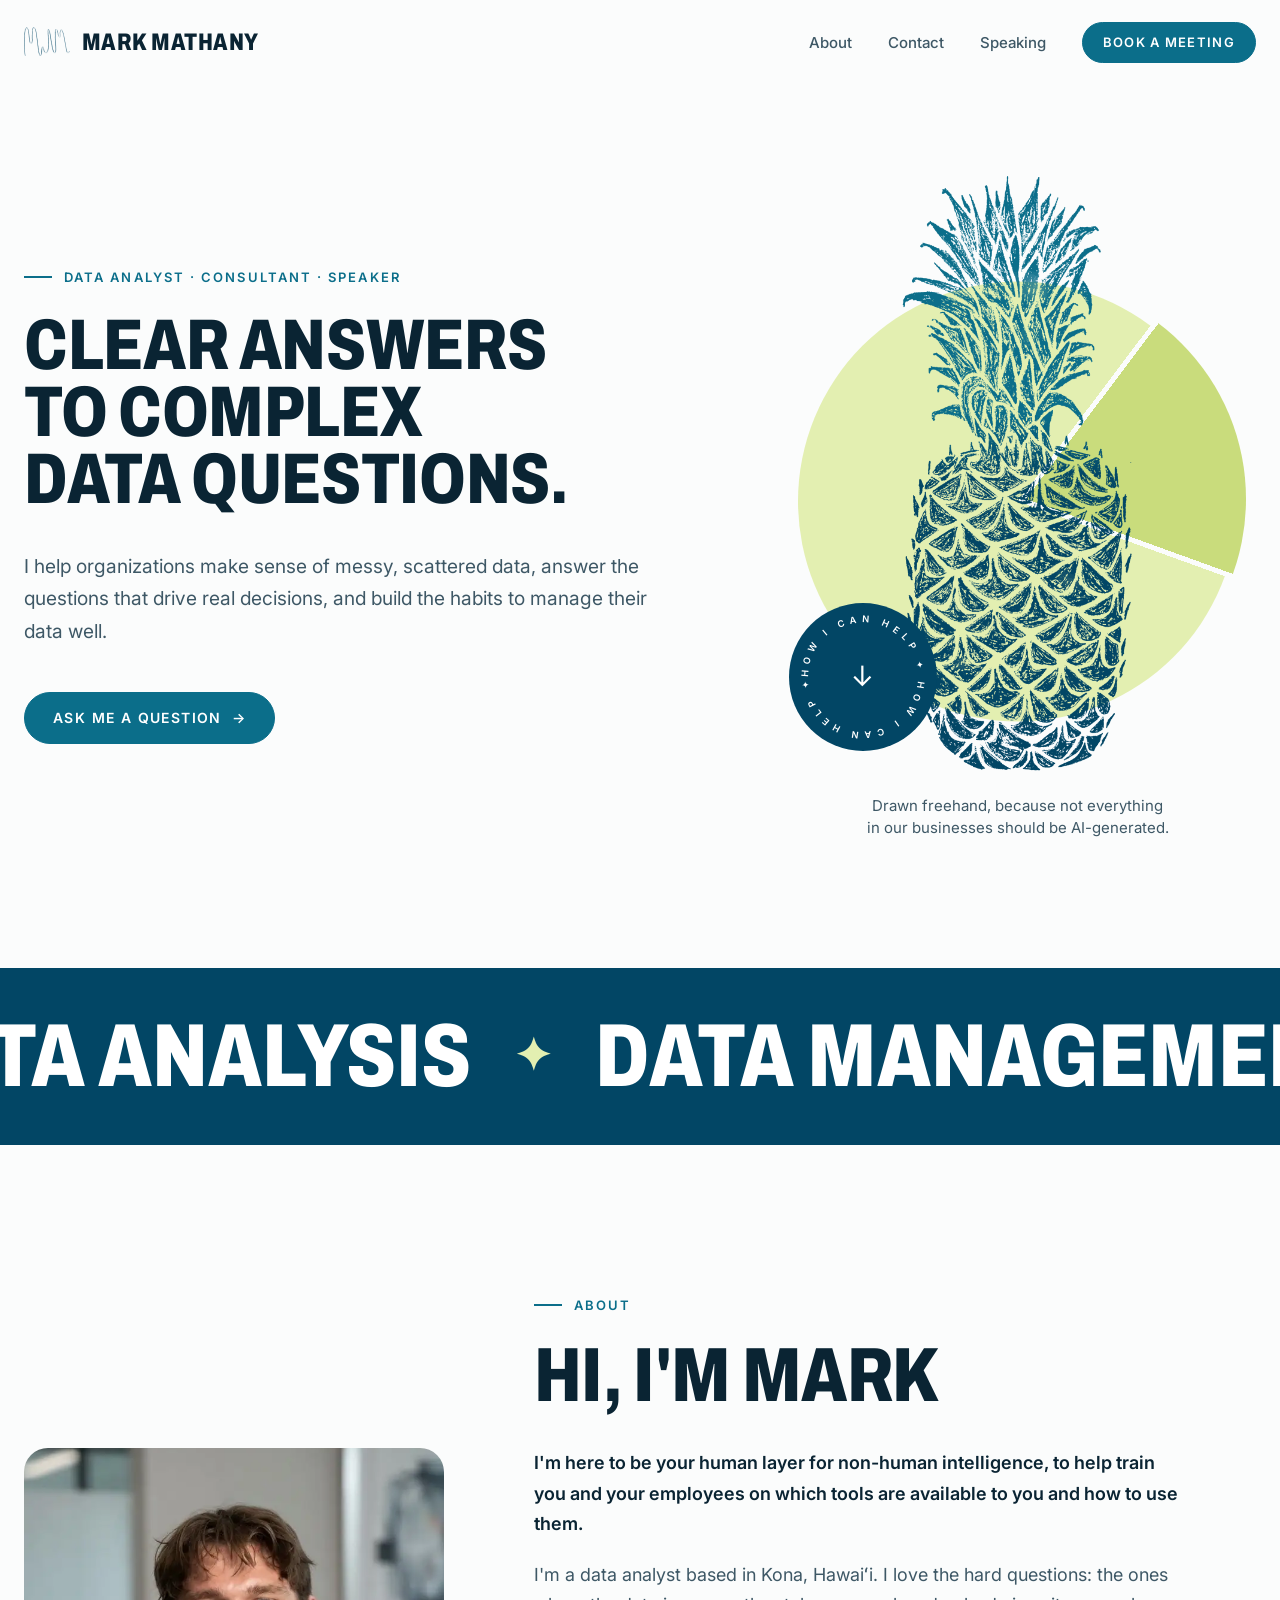
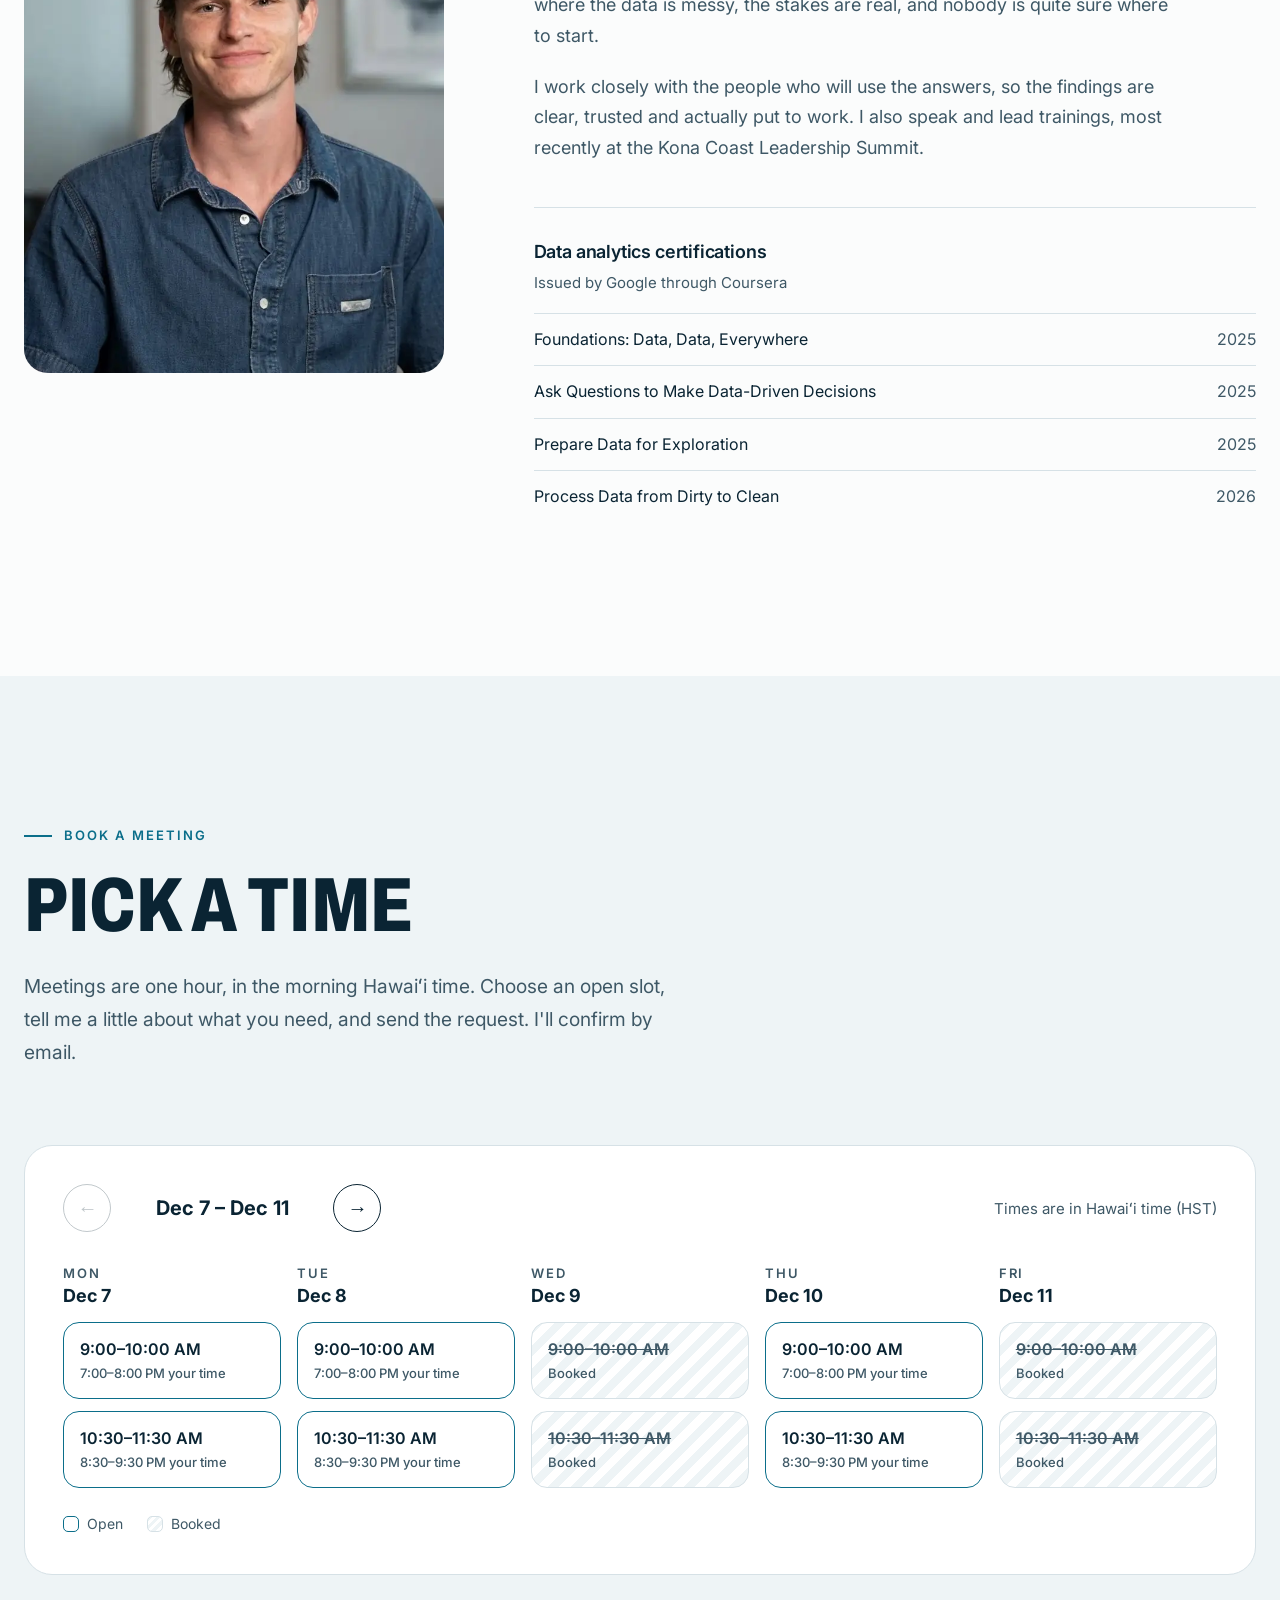
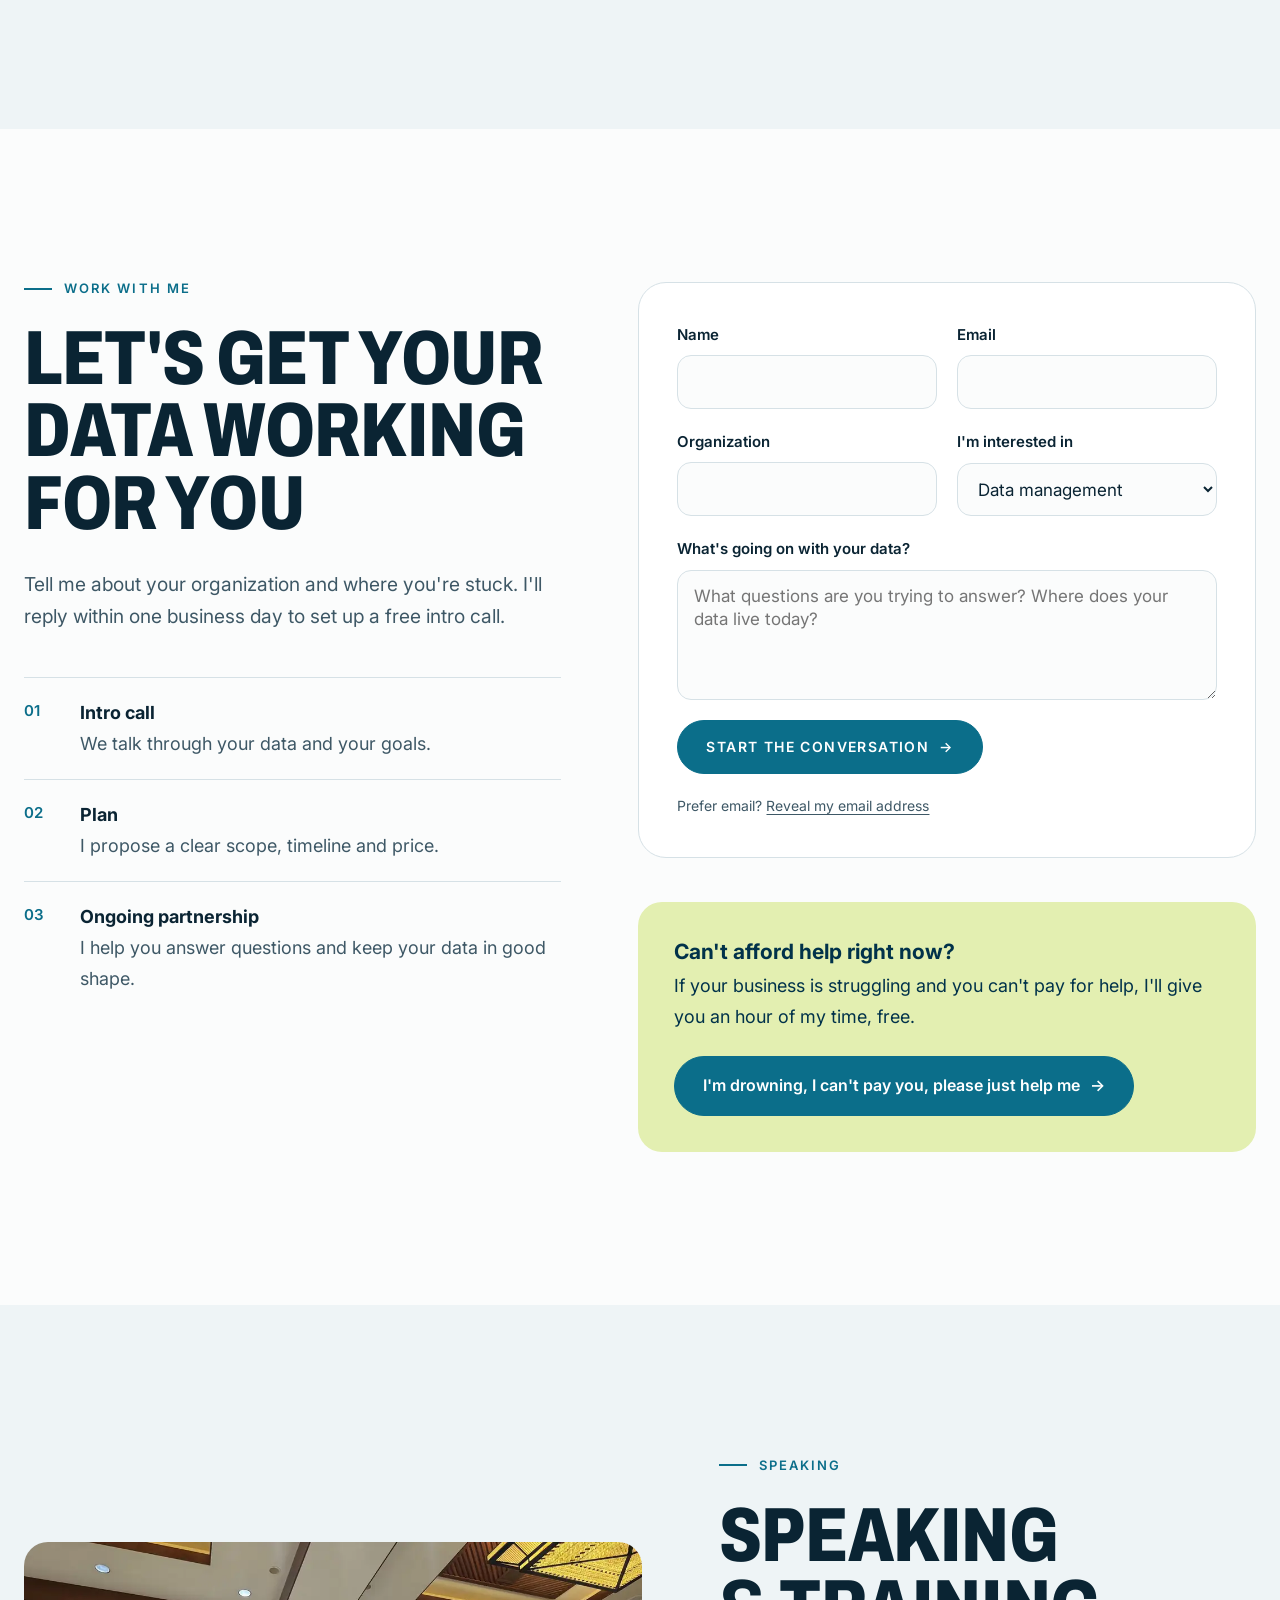
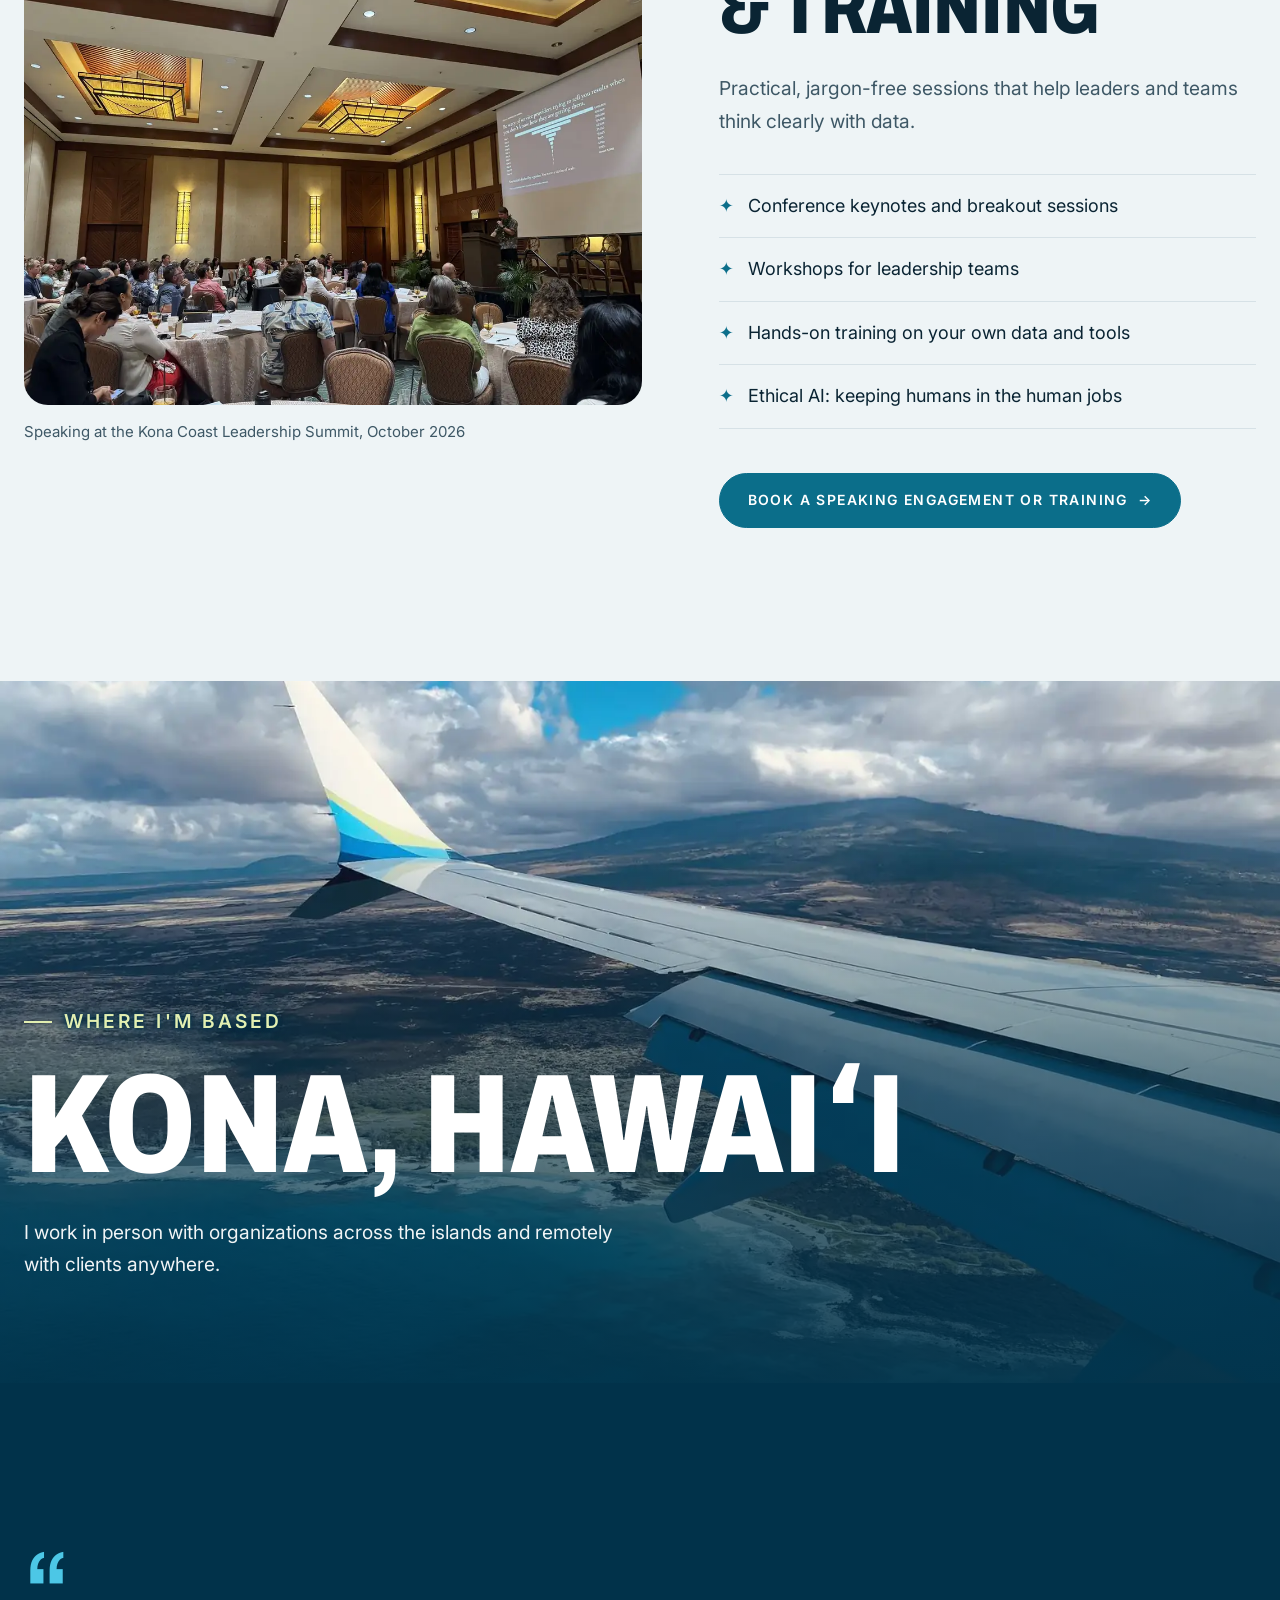
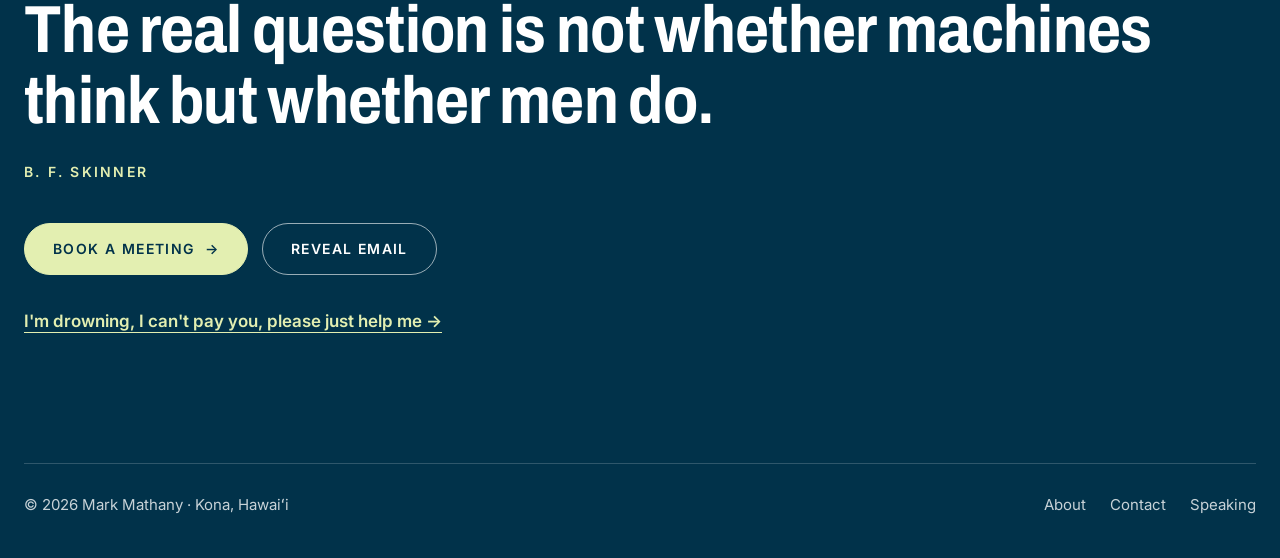
<file: index.html>
<!doctype html>
<html lang="en">
<head>
<meta charset="utf-8">
<meta name="viewport" content="width=device-width, initial-scale=1">
<title>Mark Mathany | Data Analyst, Consultant &amp; Speaker in Kona, Hawaiʻi</title>
<meta name="description" content="Mark Mathany is a data analyst in Kona, Hawaiʻi who turns messy data into clear answers. Data analysis, data management, dashboards, ethical AI, speaking and training.">
<meta property="og:title" content="Mark Mathany | Data Analyst, Consultant &amp; Speaker">
<meta property="og:description" content="Clear answers to complex data questions. Based in Kona, Hawaiʻi.">
<meta property="og:type" content="website">
<meta property="og:site_name" content="Mark Mathany">
<meta property="og:url" content="https://www.markmathany.com/">
<meta property="og:image" content="https://www.markmathany.com/images/og.jpg?v=2">
<meta property="og:image:width" content="1200">
<meta property="og:image:height" content="630">
<meta property="og:image:alt" content="Clear answers to complex data questions. Mark Mathany, Kona, Hawaiʻi.">
<meta name="twitter:card" content="summary_large_image">
<link rel="canonical" href="https://www.markmathany.com/">
<meta name="theme-color" content="#024665">
<link rel="icon" type="image/png" href="images/favicon.png">
<link rel="apple-touch-icon" href="images/apple-touch-icon.png">
<link rel="preconnect" href="https://fonts.googleapis.com">
<link rel="preconnect" href="https://fonts.gstatic.com" crossorigin>
<link href="https://fonts.googleapis.com/css2?family=Archivo:wdth,wght@62..125,400..900&family=Inter:wght@400;500;600;700&display=swap" rel="stylesheet">
<script>document.documentElement.classList.add('js');</script>
<link rel="stylesheet" href="styles.css">
<script src="site.js" defer></script>
</head>
<body>
<a class="skip" href="#main">Skip to content</a>

<header class="site-header">
  <div class="wrap">
    <a class="logo" href="#top" aria-label="Mark Mathany, home"><span class="logo-mark" aria-hidden="true"></span>Mark Mathany</a>
    <nav class="nav" aria-label="Main">
      <a href="#about">About</a>
      <a href="#work-with-me">Contact</a>
      <a href="#speaking">Speaking</a>
      <a class="btn" href="#book">Book a meeting</a>
    </nav>
  </div>
</header>

<main id="main">
  <!-- ===== HERO ===== -->
  <section class="hero" id="top">
    <div class="wrap">
      <div>
        <p class="eyebrow">Data analyst · Consultant · Speaker</p>
        <h1>Clear answers to complex data questions.</h1>
        <p class="lede">I help organizations make sense of messy, scattered data, answer the questions that drive real decisions, and build the habits to manage their data well.</p>
        <div class="actions">
          <a class="btn" href="#work-with-me">Ask me a question <span class="arrow" aria-hidden="true">→</span></a>
        </div>
      </div>
      <figure class="hero-visual">
        <div class="hero-art">
          <div class="sun" aria-hidden="true"></div>
          <div class="pineapple" role="img" aria-label="Hand-drawn pineapple illustration"></div>
          <a class="badge" href="#about" aria-label="How I can help">
            <svg viewBox="0 0 200 200" aria-hidden="true">
              <defs><path id="badge-circle" d="M100,100 m-74,0 a74,74 0 1,1 148,0 a74,74 0 1,1 -148,0"/></defs>
              <text><textPath href="#badge-circle" textLength="462" lengthAdjust="spacing">HOW I CAN HELP ✦ HOW I CAN HELP ✦</textPath></text>
            </svg>
            <span class="arrow" aria-hidden="true">↓</span>
          </a>
        </div>
        <figcaption class="art-note">Drawn freehand, because not everything in our businesses should be AI-generated.</figcaption>
      </figure>
    </div>
  </section>

  <!-- ===== SLIDING BANNER (drag it, or let it slide) ===== -->
  <div class="marquee on-dark" data-marquee role="img" aria-label="Data analysis, data management, ethical AI, dashboards and reporting, speaking, training. Based in Kona, Hawaiʻi.">
    <div class="marquee-track">
      <div class="marquee-group" aria-hidden="true">
        <span>Data analysis</span><span class="star">✦</span>
        <span>Data management</span><span class="star">✦</span>
        <span>Ethical AI</span><span class="star">✦</span>
        <span>Dashboards &amp; reporting</span><span class="star">✦</span>
        <span>Speaking</span><span class="star">✦</span>
        <span>Training</span><span class="star">✦</span>
        <span>Kona, Hawaiʻi</span><span class="star">✦</span>
      </div>
    </div>
  </div>

  <!-- ===== ABOUT ===== -->
  <section class="about" id="about">
    <div class="wrap">
      <img class="reveal" src="images/headshot.webp" alt="Portrait of Mark Mathany" loading="lazy">
      <div class="reveal">
        <p class="eyebrow">About</p>
        <h2>Hi, I'm Mark</h2>
        <p class="mission">I'm here to be your human layer for <span class="nw">non-human</span> intelligence, to help train you and your employees on which tools are available to you and how to use them.</p>
        <p>I'm a data analyst based in Kona, Hawaiʻi. I love the hard questions: the ones where the data is messy, the stakes are real, and nobody is quite sure where to start.</p>
        <p>I work closely with the people who will use the answers, so the findings are clear, trusted and actually put to work. I also speak and lead trainings, most recently at the Kona Coast Leadership Summit.</p>
        <div class="credentials">
          <h3>Data analytics certifications</h3>
          <p class="note">Issued by Google through Coursera</p>
          <ul>
            <li>Foundations: Data, Data, Everywhere <span>2025</span></li>
            <li>Ask Questions to Make Data-Driven Decisions <span>2025</span></li>
            <li>Prepare Data for Exploration <span>2025</span></li>
            <li>Process Data from Dirty to Clean <span>2026</span></li>
          </ul>
        </div>
      </div>
    </div>
  </section>

  <!-- ===== BOOK A MEETING ===== -->
  <section class="book" id="book">
    <div class="wrap">
      <div class="section-head reveal">
        <p class="eyebrow">Book a meeting</p>
        <h2>Pick a time</h2>
        <p class="lede">Meetings are one hour, in the morning Hawaiʻi time. Choose an open slot, tell me a little about what you need, and send the request. I'll confirm by email.</p>
      </div>
      <div class="booker reveal" data-booker>
        <div class="booker-bar">
          <button class="week-nav" type="button" data-step="-1" aria-label="Previous week">←</button>
          <p class="week-label" aria-live="polite"></p>
          <button class="week-nav" type="button" data-step="1" aria-label="Next week">→</button>
          <p class="tz-note">Times are in Hawaiʻi time (HST)</p>
        </div>
        <div class="day-tabs" role="group" aria-label="Choose a day"></div>
        <div class="days" role="list"></div>
        <div class="legend" aria-hidden="true"><span><i></i>Open</span><span><i class="k-booked"></i>Booked</span></div>
        <form class="confirm" data-booking-form hidden>
          <p class="confirm-time" tabindex="-1"></p>
          <input type="hidden" name="time" data-label="Requested time">
          <div class="row">
            <label class="field">Name<input name="name" required autocomplete="name"></label>
            <label class="field">Email<input name="email" type="email" required autocomplete="email"></label>
          </div>
          <div class="row">
            <label class="field">Organization<input name="organization" autocomplete="organization"></label>
            <label class="field">What would you like to talk about?
              <select name="topic">
                <option>Help with my data</option>
                <option>Ongoing data management</option>
                <option>Ethical AI practices</option>
                <option>Speaking engagement</option>
                <option>Team training</option>
                <option>Free help hour</option>
                <option>Something else</option>
              </select>
            </label>
          </div>
          <label class="field">What's going on with your data?<textarea name="message" required placeholder="What questions are you trying to answer? Where does your data live today?"></textarea></label>
          <button class="btn" type="submit">Request this time <span class="arrow" aria-hidden="true">→</span></button>
          <p class="form-note form-status" aria-live="polite">I'll confirm by email within one business day.</p>
        </form>
        <div class="booking-sent" tabindex="-1" hidden>
          <p class="sent-title"></p>
          <p class="sent-note"></p>
          <a class="btn ghost" data-book-google target="_blank" rel="noopener">Add it to Google Calendar</a>
        </div>
      </div>
    </div>
  </section>

  <!-- ===== WORK WITH ME ===== -->
  <section class="inquiry" id="work-with-me">
    <div class="wrap">
      <div class="reveal">
        <p class="eyebrow">Work with me</p>
        <h2>Let's get your data working for you</h2>
        <p class="lede" style="margin-top:28px">Tell me about your organization and where you're stuck. I'll reply within one business day to set up a free intro call.</p>
        <ol class="steps">
          <li><strong>Intro call</strong>We talk through your data and your goals.</li>
          <li><strong>Plan</strong>I propose a clear scope, timeline and price.</li>
          <li><strong>Ongoing partnership</strong>I help you answer questions and keep your data in good shape.</li>
        </ol>
      </div>
      <div class="inquiry-side">
        <form class="reveal" id="inquiry-form" data-subject="New inquiry">
          <div class="row">
            <label class="field">Name<input name="name" required autocomplete="name"></label>
            <label class="field">Email<input name="email" type="email" required autocomplete="email"></label>
          </div>
          <div class="row">
            <label class="field">Organization<input name="organization" autocomplete="organization"></label>
            <label class="field">I'm interested in
              <select name="interest">
                <option>Data management</option>
                <option>A specific problem</option>
                <option>Dashboards &amp; reporting</option>
                <option>Ethical AI practices</option>
                <option>Speaking or training</option>
                <option>Not sure yet</option>
              </select>
            </label>
          </div>
          <label class="field">What's going on with your data?<textarea name="message" required placeholder="What questions are you trying to answer? Where does your data live today?"></textarea></label>
          <button class="btn" type="submit">Start the conversation <span class="arrow" aria-hidden="true">→</span></button>
          <p class="form-note form-status" aria-live="polite">Prefer email? <button class="show-email" type="button" data-show-email>Reveal my email address</button></p>
        </form>
        <div class="lifeline reveal">
          <p class="lifeline-title">Can't afford help right now?</p>
          <p>If your business is struggling and you can't pay for help, I'll give you an hour of my time, free.</p>
          <a class="btn plea" href="help.html">I'm drowning, I can't pay you, please just help me <span class="arrow" aria-hidden="true">→</span></a>
        </div>
      </div>
    </div>
  </section>

  <!-- ===== SPEAKING ===== -->
  <section class="speaking" id="speaking">
    <div class="wrap">
      <figure class="reveal">
        <img src="images/speaking.webp" alt="Mark Mathany presenting data to a full conference room" loading="lazy">
        <figcaption>Speaking at the Kona Coast Leadership Summit, October 2026</figcaption>
      </figure>
      <div class="reveal">
        <p class="eyebrow">Speaking</p>
        <h2>Speaking &amp; training</h2>
        <p class="lede" style="margin-top:28px">Practical, jargon-free sessions that help leaders and teams think clearly with data.</p>
        <ul>
          <li>Conference keynotes and breakout sessions</li>
          <li>Workshops for leadership teams</li>
          <li>Hands-on training on your own data and tools</li>
          <li>Ethical AI: keeping humans in the human jobs</li>
        </ul>
        <a class="btn" href="#speaking-form" data-open-form aria-controls="speaking-form" aria-expanded="false">Book a speaking engagement or training <span class="arrow" aria-hidden="true">→</span></a>
      </div>
      <form class="speaking-form" id="speaking-form" data-subject="Speaking request" data-sent-title="Request sent" data-thanks="Your speaking request is on its way. I'll reply within one business day.">
        <h3 tabindex="-1">Tell me about your event</h3>
        <div class="fields">
          <label class="field">Name<input name="name" required autocomplete="name"></label>
          <label class="field">Email<input name="email" type="email" required autocomplete="email"></label>
          <label class="field">Organization<input name="organization" autocomplete="organization"></label>
          <label class="field">Event name<input name="event"></label>
          <label class="field">Event date(s)<input name="dates" required placeholder="For example, March 12"></label>
          <label class="field">Location<input name="location" placeholder="City, venue or virtual"></label>
          <label class="field">Audience size
            <select name="audience" required>
              <option value="">Choose one</option>
              <option>Under 25</option>
              <option>25 to 100</option>
              <option>100 to 300</option>
              <option>300 to 1,000</option>
              <option>More than 1,000</option>
            </select>
          </label>
          <label class="field">Type of session
            <select name="format">
              <option>Keynote</option>
              <option>Breakout session</option>
              <option>Workshop</option>
              <option>Team training</option>
              <option>Panel</option>
              <option>Not sure yet</option>
            </select>
          </label>
        </div>
        <label class="field">What would you like me to cover?<textarea name="message" required placeholder="The topic, who will be in the room and what you hope they take away. Include a budget if you have one."></textarea></label>
        <button class="btn" type="submit">Send speaking request <span class="arrow" aria-hidden="true">→</span></button>
        <p class="form-note form-status" aria-live="polite">Prefer email? <button class="show-email" type="button" data-show-email>Reveal my email address</button></p>
      </form>
    </div>
  </section>

  <!-- ===== KONA ===== -->
  <section class="place on-dark" aria-labelledby="place-title">
    <img src="images/kona.webp" alt="View from a plane window over the Kona coast, with lava fields, turquoise water and Hualālai under the clouds" loading="lazy">
    <div class="wrap reveal">
      <p class="eyebrow">Where I'm based</p>
      <h2 id="place-title">Kona, Hawaiʻi</h2>
      <p>I work in person with organizations across the islands and remotely with clients anywhere.</p>
    </div>
  </section>

  <!-- ===== RECOMMENDATIONS =====
       Hidden until real quotes are in. To show it: remove the word "hidden" below
       and fill in each quote with the person's words, name, role and organization. -->
  <section class="recommendations" id="recommendations" hidden>
    <div class="wrap">
      <div class="section-head">
        <p class="eyebrow">Recommendations</p>
        <h2>What clients say</h2>
      </div>
      <div class="quotes-grid">
        <blockquote class="quote">“Quote from the client.”<footer><strong>Name</strong>Role, Organization</footer></blockquote>
        <blockquote class="quote">“Quote from the client.”<footer><strong>Name</strong>Role, Organization</footer></blockquote>
      </div>
    </div>
  </section>
</main>

<footer class="site-footer on-dark">
  <div class="wrap">
    <figure class="footer-quote">
      <blockquote>The real question is not whether machines think but whether men do.</blockquote>
      <figcaption>B. F. Skinner</figcaption>
    </figure>
    <div class="actions">
      <a class="btn lime" href="#book">Book a meeting <span class="arrow" aria-hidden="true">→</span></a>
      <button class="btn light" type="button" data-show-email>Reveal email</button>
    </div>
    <p class="footer-plea"><a href="help.html">I'm drowning, I can't pay you, please just help me <span aria-hidden="true">→</span></a></p>
    <div class="footer-bottom">
      <p>© <span class="year"></span> Mark Mathany · Kona, Hawaiʻi</p>
      <nav aria-label="Footer">
        <a href="#about">About</a>
        <a href="#work-with-me">Contact</a>
        <a href="#speaking">Speaking</a>
      </nav>
    </div>
  </div>
</footer>

</body>
</html>
</file>
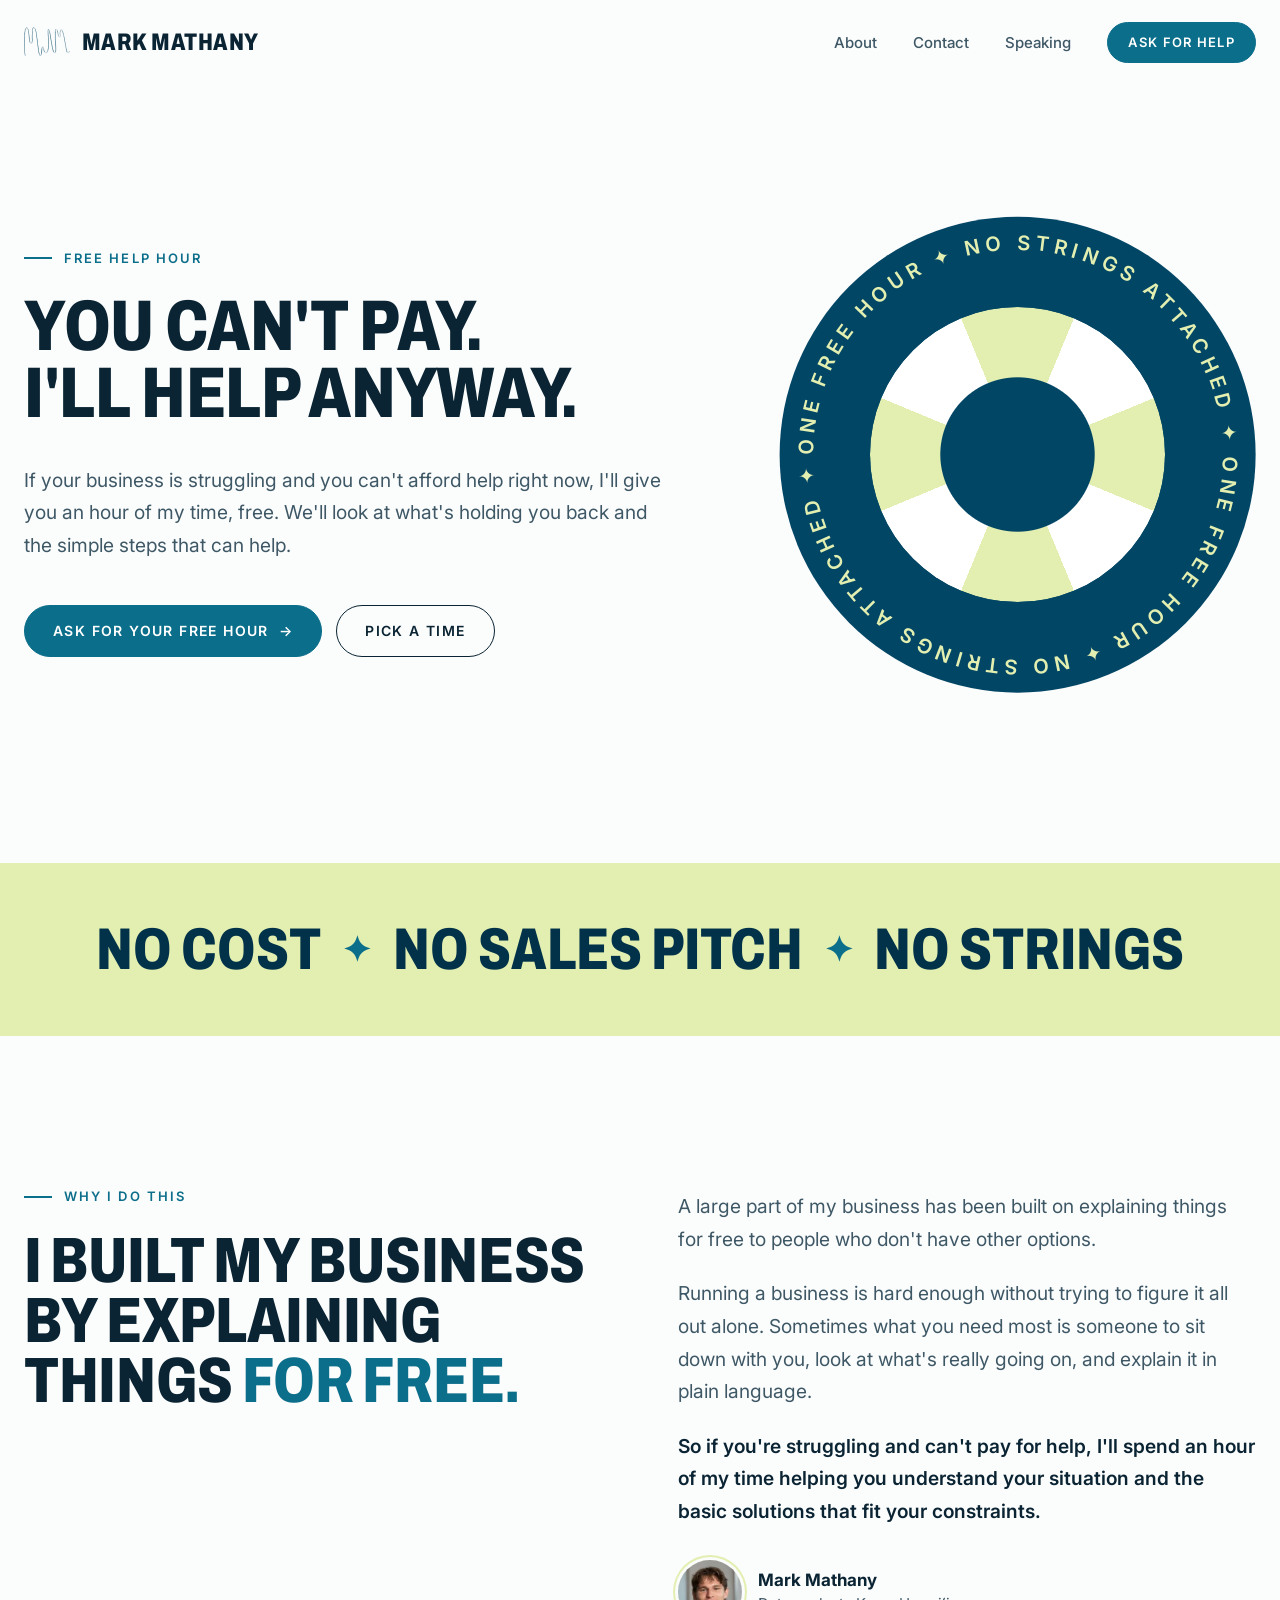
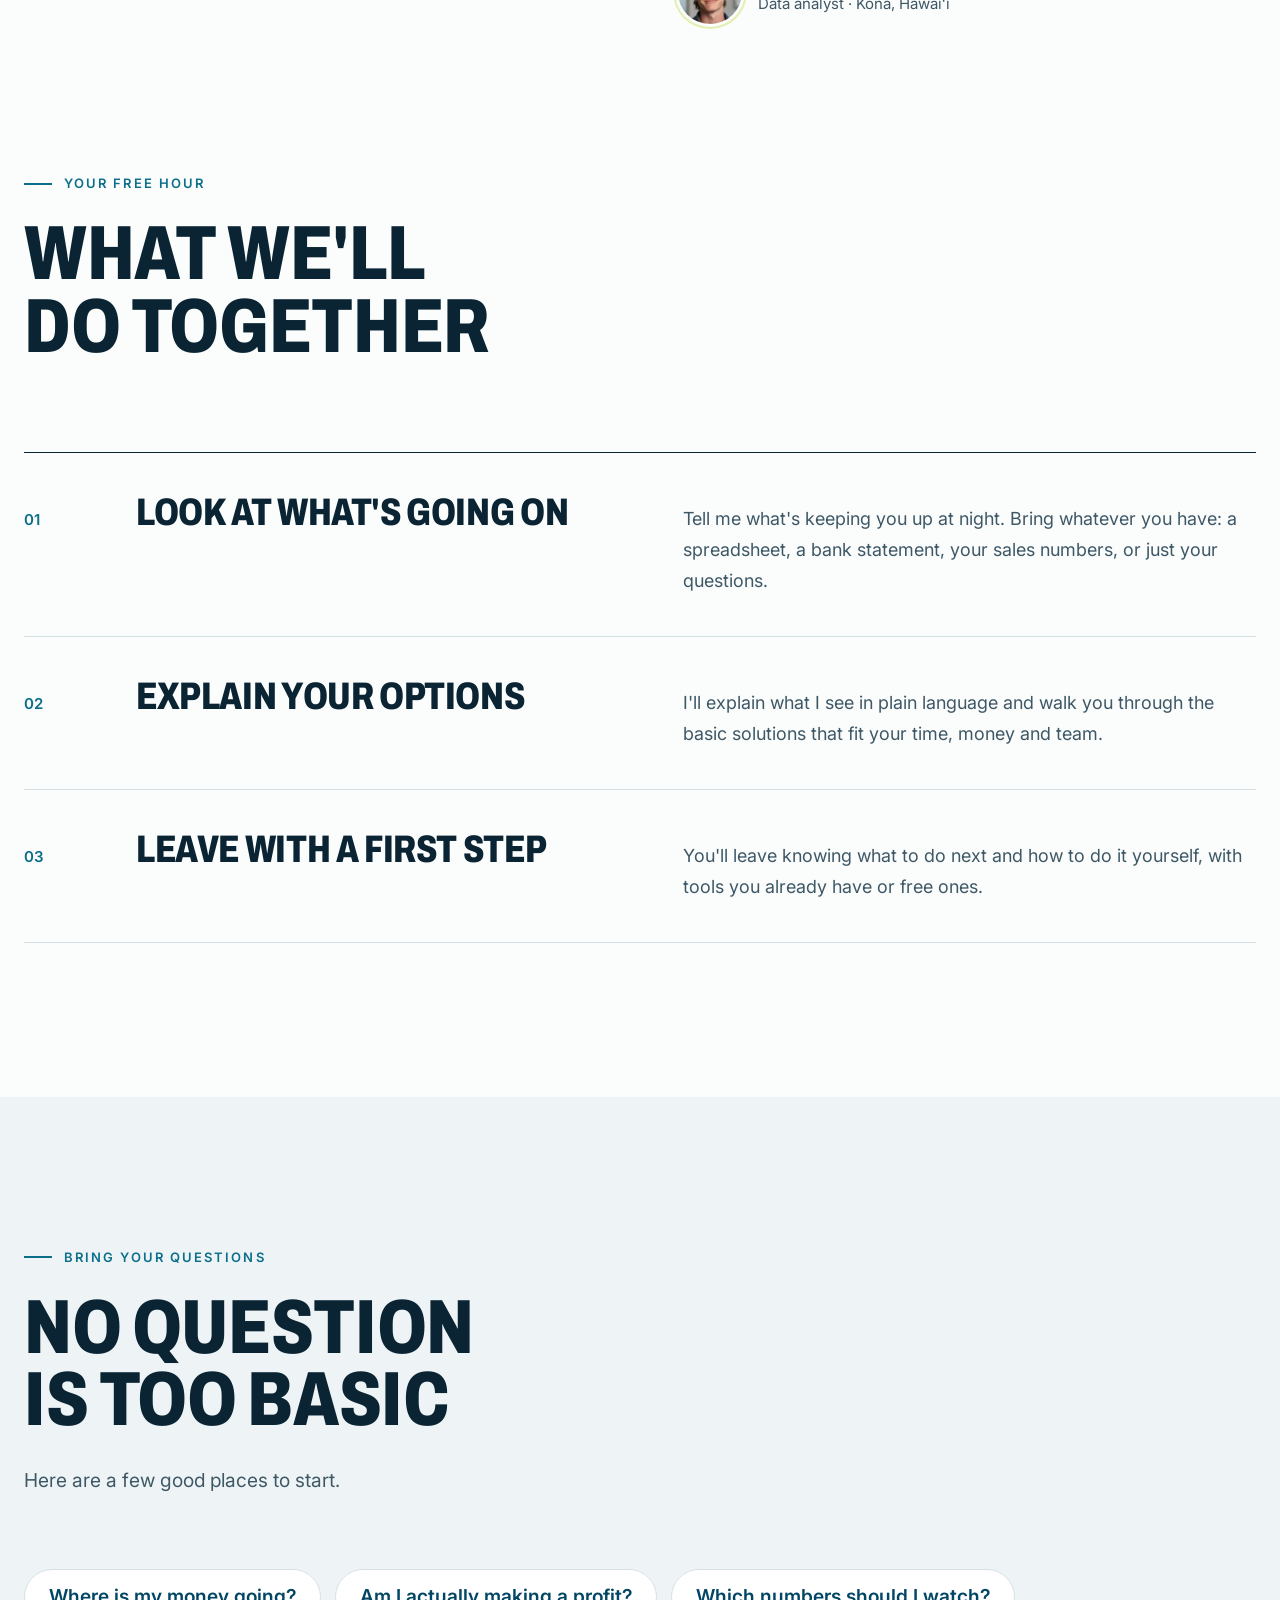
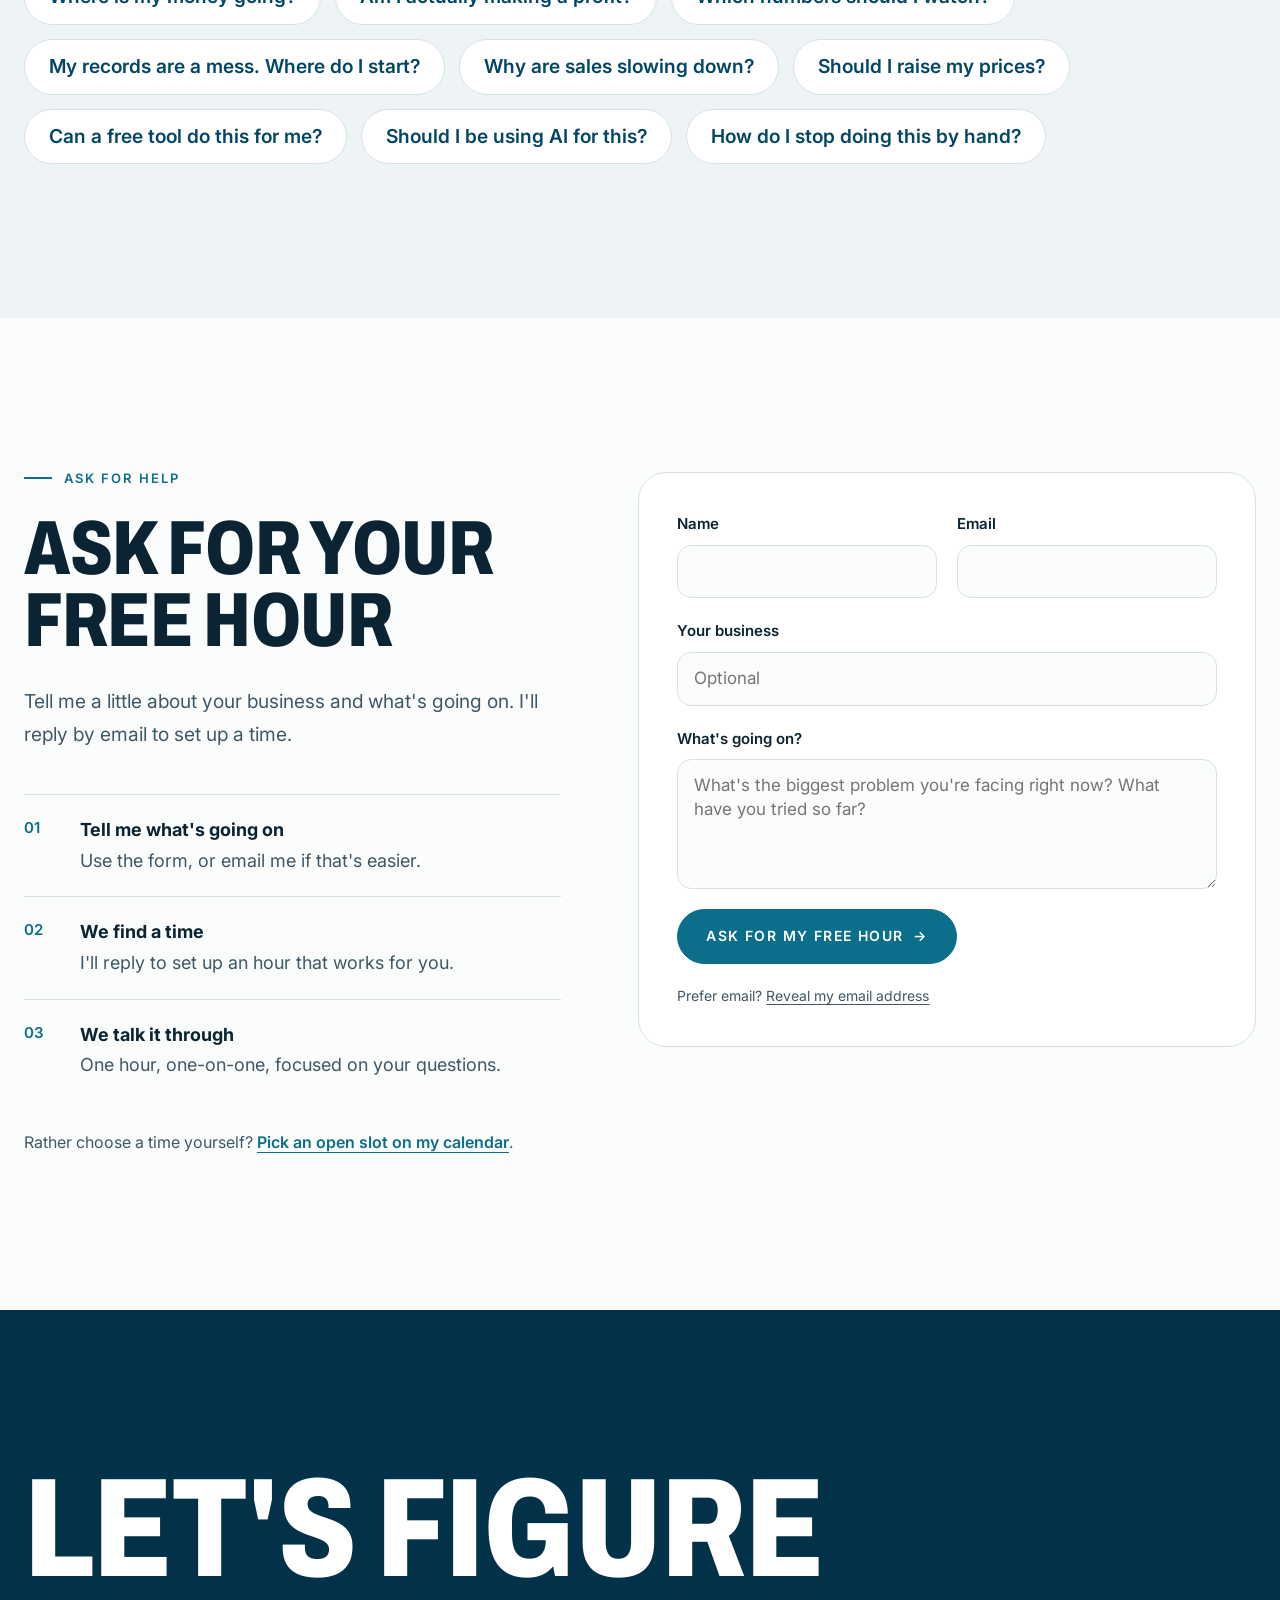
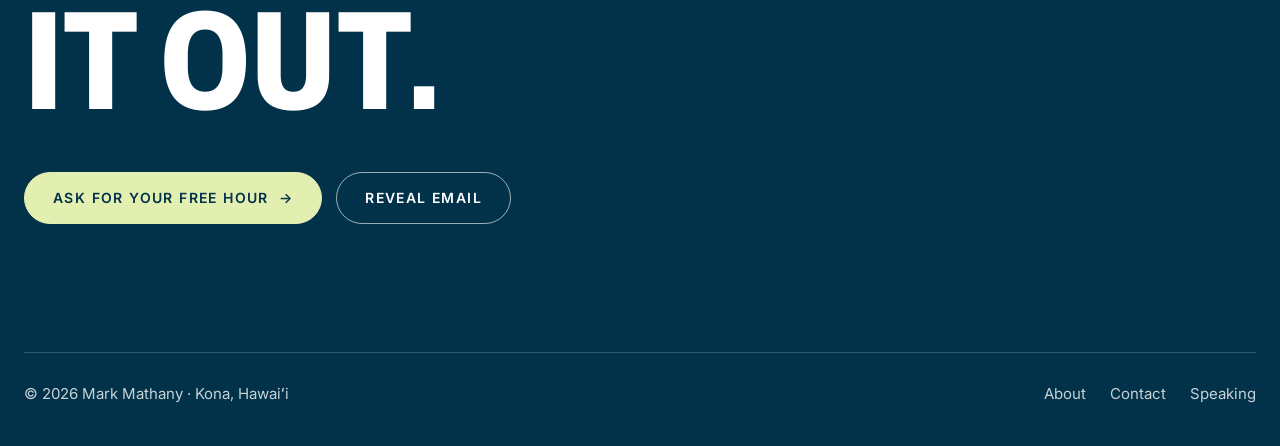
<file: help.html>
<!doctype html>
<html lang="en">
<head>
<meta charset="utf-8">
<meta name="viewport" content="width=device-width, initial-scale=1">
<title>Free help hour | Mark Mathany</title>
<meta name="description" content="Struggling and can't afford help? Mark Mathany will spend an hour with you, free, explaining your options in plain language and helping you find a first step.">
<meta property="og:title" content="You can't pay. I'll help anyway. | Mark Mathany">
<meta property="og:description" content="A free hour of plain-language help for struggling business owners.">
<meta property="og:type" content="website">
<meta property="og:site_name" content="Mark Mathany">
<meta property="og:url" content="https://www.markmathany.com/help.html">
<meta property="og:image" content="https://www.markmathany.com/images/og.jpg?v=2">
<meta property="og:image:width" content="1200">
<meta property="og:image:height" content="630">
<meta property="og:image:alt" content="Clear answers to complex data questions. Mark Mathany, Kona, Hawaiʻi.">
<meta name="twitter:card" content="summary_large_image">
<link rel="canonical" href="https://www.markmathany.com/help.html">
<meta name="theme-color" content="#024665">
<link rel="icon" type="image/png" href="images/favicon.png">
<link rel="apple-touch-icon" href="images/apple-touch-icon.png">
<link rel="preconnect" href="https://fonts.googleapis.com">
<link rel="preconnect" href="https://fonts.gstatic.com" crossorigin>
<link href="https://fonts.googleapis.com/css2?family=Archivo:wdth,wght@62..125,400..900&family=Inter:wght@400;500;600;700&display=swap" rel="stylesheet">
<script>document.documentElement.classList.add('js');</script>
<link rel="stylesheet" href="styles.css">
<script src="site.js" defer></script>
</head>
<body>
<a class="skip" href="#main">Skip to content</a>

<header class="site-header">
  <div class="wrap">
    <a class="logo" href="index.html" aria-label="Mark Mathany, home"><span class="logo-mark" aria-hidden="true"></span>Mark Mathany</a>
    <nav class="nav" aria-label="Main">
      <a href="index.html#about">About</a>
      <a href="index.html#work-with-me">Contact</a>
      <a href="index.html#speaking">Speaking</a>
      <a class="btn" href="#ask">Ask for help</a>
    </nav>
  </div>
</header>

<main id="main">
  <!-- ===== HERO ===== -->
  <section class="hero">
    <div class="wrap">
      <div>
        <p class="eyebrow">Free help hour</p>
        <h1><span class="line">You can't pay.</span> I'll help anyway.</h1>
        <p class="lede">If your business is struggling and you can't afford help right now, I'll give you an hour of my time, free. We'll look at what's holding you back and the simple steps that can help.</p>
        <div class="actions">
          <a class="btn" href="#ask">Ask for your free hour <span class="arrow" aria-hidden="true">→</span></a>
          <a class="btn ghost" href="index.html?topic=Free%20help%20hour#book">Pick a time</a>
        </div>
      </div>
      <div class="lifebuoy-art" aria-hidden="true">
        <div class="water">
          <svg viewBox="0 0 200 200">
            <defs><path id="water-circle" d="M100,100 m-86,0 a86,86 0 1,1 172,0 a86,86 0 1,1 -172,0"/></defs>
            <text><textPath href="#water-circle" textLength="536" lengthAdjust="spacing">ONE FREE HOUR ✦ NO STRINGS ATTACHED ✦ ONE FREE HOUR ✦ NO STRINGS ATTACHED ✦</textPath></text>
          </svg>
        </div>
        <div class="lifebuoy"></div>
      </div>
    </div>
  </section>

  <!-- ===== PROMISE ===== -->
  <div class="promise">
    <div class="wrap">
      <p><b>No cost</b> <span aria-hidden="true">✦</span> <b>No sales pitch</b> <span aria-hidden="true">✦</span> <b>No strings</b></p>
    </div>
  </div>

  <!-- ===== WHY ===== -->
  <section class="story">
    <div class="wrap">
      <div class="reveal">
        <p class="eyebrow">Why I do this</p>
        <h2>I built my business by explaining things <em>for free.</em></h2>
      </div>
      <div class="reveal">
        <p>A large part of my business has been built on explaining things for free to people who don't have other options.</p>
        <p>Running a business is hard enough without trying to figure it all out alone. Sometimes what you need most is someone to sit down with you, look at what's really going on, and explain it in plain language.</p>
        <p class="offer">So if you're struggling and can't pay for help, I'll spend an hour of my time helping you understand your situation and the basic solutions that fit your constraints.</p>
        <div class="signoff">
          <img src="images/avatar.webp" alt="" width="64" height="64">
          <p><strong>Mark Mathany</strong>Data analyst · Kona, Hawaiʻi</p>
        </div>
      </div>
    </div>
  </section>

  <!-- ===== THE HOUR ===== -->
  <section class="hour">
    <div class="wrap">
      <div class="section-head reveal">
        <p class="eyebrow">Your free hour</p>
        <h2>What we'll do together</h2>
      </div>
      <div class="services-list">
        <article class="service reveal"><span class="num">01</span><h3>Look at what's going on</h3><p>Tell me what's keeping you up at night. Bring whatever you have: a spreadsheet, a bank statement, your sales numbers, or just your questions.</p></article>
        <article class="service reveal"><span class="num">02</span><h3>Explain your options</h3><p>I'll explain what I see in plain language and walk you through the basic solutions that fit your time, money and team.</p></article>
        <article class="service reveal"><span class="num">03</span><h3>Leave with a first step</h3><p>You'll leave knowing what to do next and how to do it yourself, with tools you already have or free ones.</p></article>
      </div>
    </div>
  </section>

  <!-- ===== EXAMPLE QUESTIONS ===== -->
  <section class="ask-list">
    <div class="wrap">
      <div class="section-head reveal">
        <p class="eyebrow">Bring your questions</p>
        <h2>No question is too basic</h2>
        <p class="lede">Here are a few good places to start.</p>
      </div>
      <ul class="pills reveal">
        <li>Where is my money going?</li>
        <li>Am I actually making a profit?</li>
        <li>Which numbers should I watch?</li>
        <li>My records are a mess. Where do I start?</li>
        <li>Why are sales slowing down?</li>
        <li>Should I raise my prices?</li>
        <li>Can a free tool do this for me?</li>
        <li>Should I be using AI for this?</li>
        <li>How do I stop doing this by hand?</li>
      </ul>
    </div>
  </section>

  <!-- ===== ASK ===== -->
  <section class="inquiry" id="ask">
    <div class="wrap">
      <div class="reveal">
        <p class="eyebrow">Ask for help</p>
        <h2>Ask for your free hour</h2>
        <p class="lede" style="margin-top:28px">Tell me a little about your business and what's going on. I'll reply by email to set up a time.</p>
        <ol class="steps">
          <li><strong>Tell me what's going on</strong>Use the form, or email me if that's easier.</li>
          <li><strong>We find a time</strong>I'll reply to set up an hour that works for you.</li>
          <li><strong>We talk it through</strong>One hour, one-on-one, focused on your questions.</li>
        </ol>
        <p class="aside-link">Rather choose a time yourself? <a href="index.html?topic=Free%20help%20hour#book">Pick an open slot on my calendar</a>.</p>
      </div>
      <form class="reveal" id="help-form" data-subject="Free help hour request" data-sent-title="Request sent" data-thanks="Your request is on its way. I'll reply by email to set up an hour that works for you.">
        <div class="row">
          <label class="field">Name<input name="name" required autocomplete="name"></label>
          <label class="field">Email<input name="email" type="email" required autocomplete="email"></label>
        </div>
        <label class="field">Your business<input name="business" autocomplete="organization" placeholder="Optional"></label>
        <label class="field">What's going on?<textarea name="message" required placeholder="What's the biggest problem you're facing right now? What have you tried so far?"></textarea></label>
        <button class="btn" type="submit">Ask for my free hour <span class="arrow" aria-hidden="true">→</span></button>
        <p class="form-note form-status" aria-live="polite">Prefer email? <button class="show-email" type="button" data-show-email>Reveal my email address</button></p>
      </form>
    </div>
  </section>
</main>

<footer class="site-footer on-dark">
  <div class="wrap">
    <h2>Let's figure it out.</h2>
    <div class="actions">
      <a class="btn lime" href="#ask">Ask for your free hour <span class="arrow" aria-hidden="true">→</span></a>
      <button class="btn light" type="button" data-show-email>Reveal email</button>
    </div>
    <div class="footer-bottom">
      <p>© <span class="year"></span> Mark Mathany · Kona, Hawaiʻi</p>
      <nav aria-label="Footer">
        <a href="index.html#about">About</a>
        <a href="index.html#work-with-me">Contact</a>
        <a href="index.html#speaking">Speaking</a>
      </nav>
    </div>
  </div>
</footer>

</body>
</html>
</file>
<file: styles.css>
/* Colors are taken from the coastline photo: ocean, lagoon, sky, cloud and the wingtip lime. */
:root {
  --bg: #fbfcfc;
  --cloud: #eef4f6;
  --surface: #ffffff;
  --ink: #0a2433;
  --muted: #3e5866;
  --line: #d6e1e6;
  --ocean: #024665;
  --ocean-deep: #01324a;
  --lagoon: #0b6e8a;
  --lagoon-dark: #08566c;
  --sky: #0f88c2;
  --wing: #4cc7e6;
  --lime: #e3efb1;
  --lime-deep: #c9dc7c;
  --display: 'Archivo', 'Arial Narrow', sans-serif;
  --body: 'Inter', system-ui, -apple-system, 'Segoe UI', sans-serif;
}
*, *::before, *::after { box-sizing: border-box; }
html { scroll-behavior: smooth; -webkit-text-size-adjust: 100%; }
body { margin: 0; background: var(--bg); color: var(--ink); font: 400 18px/1.7 var(--body); -webkit-font-smoothing: antialiased; }
img { display: block; max-width: 100%; }
a { color: inherit; }
p, figure { margin: 0; }
::selection { background: var(--lime); color: var(--ink); }
:focus-visible { outline: 3px solid var(--sky); outline-offset: 3px; }
[tabindex="-1"]:focus { outline: none; }
.wrap { width: min(1240px, 100% - 48px); margin-inline: auto; }
@media (max-width: 600px) { .wrap { width: calc(100% - 40px); } }
.skip { position: absolute; left: -9999px; }
.skip:focus { left: 16px; top: 16px; z-index: 100; background: var(--surface); padding: 10px 16px; }

/* ---------- Type ---------- */
h1, h2, .display {
  font-family: var(--display); font-weight: 800; font-stretch: 78%;
  text-transform: uppercase; letter-spacing: -0.005em; line-height: .94; margin: 0; text-wrap: balance;
}
.nw { white-space: nowrap; }
h1 .line { display: block; }
h1 { font-size: clamp(46px, 5.6vw, 84px); }
h2 { font-size: clamp(42px, 6vw, 88px); }
h3 { font: 600 22px/1.3 var(--body); letter-spacing: -0.01em; margin: 0; }
.eyebrow {
  display: flex; align-items: center; gap: 12px; margin: 0 0 28px;
  font: 600 13px/1 var(--body); letter-spacing: .16em; text-transform: uppercase; color: var(--lagoon);
}
.eyebrow::before { content: ""; width: 28px; height: 2px; background: currentColor; }
.lede { font-size: clamp(19px, 1.5vw, 21px); color: var(--muted); max-width: 34em; }
section { padding-block: clamp(96px, 12vw, 176px); }
.section-head { max-width: 760px; }
.section-head .lede { margin-top: 28px; }

/* ---------- Buttons ---------- */
.btn {
  display: inline-flex; align-items: center; gap: 10px; padding: 18px 28px; border-radius: 999px;
  background: var(--lagoon); color: #fff; border: 1.5px solid var(--lagoon);
  font: 600 14px/1 var(--body); letter-spacing: .1em; text-transform: uppercase; text-decoration: none;
  transition: background-color .2s, color .2s, border-color .2s;
}
.btn:hover { background: var(--lagoon-dark); border-color: var(--lagoon-dark); }
.btn .arrow { transition: transform .2s; }
.btn:hover .arrow { transform: translateX(4px); }
.btn.ghost { background: transparent; color: var(--ink); border-color: var(--ink); }
.btn.ghost:hover { background: var(--ink); color: #fff; }
.btn.lime { background: var(--lime); color: var(--ocean-deep); border-color: var(--lime); }
.btn.lime:hover { background: #fff; border-color: #fff; }
.btn.light { background: transparent; color: #fff; border-color: rgba(255, 255, 255, .6); }
.btn.light:hover { background: #fff; color: var(--ocean-deep); }
/* A revealed email address reads in its normal letters, not the button's spaced capitals */
.btn[href^="mailto:"] { text-transform: none; letter-spacing: .02em; }
.actions { display: flex; flex-wrap: wrap; gap: 14px; }
@media (max-width: 600px) { .btn { padding-inline: 22px; letter-spacing: .06em; } }

/* ---------- Header ---------- */
.site-header {
  position: sticky; top: 0; z-index: 50;
  background: rgba(251, 252, 252, .88); backdrop-filter: saturate(1.4) blur(12px);
  border-bottom: 1px solid transparent; transition: border-color .3s;
}
.site-header.scrolled { border-bottom-color: var(--line); }
.site-header .wrap { display: flex; align-items: center; justify-content: space-between; gap: 12px; height: 84px; }
.logo {
  display: flex; align-items: center; gap: 12px; text-decoration: none;
  font-family: var(--display); font-weight: 800; font-stretch: 78%; font-size: 24px; letter-spacing: .02em; text-transform: uppercase;
}
.logo-mark {
  width: 46px; height: 30px; background: var(--ocean);
  -webkit-mask: url(images/monogram.png) center / contain no-repeat; mask: url(images/monogram.png) center / contain no-repeat;
}
.nav { display: flex; align-items: center; gap: 36px; }
.nav a:not(.btn) { text-decoration: none; font: 500 15px/1 var(--body); color: var(--muted); }
.nav a:not(.btn):hover { color: var(--ink); }
.nav .btn { padding: 13px 20px; font-size: 13px; }
@media (max-width: 900px) { .nav a:not(.btn) { display: none; } }
@media (max-width: 480px) { .logo { font-size: 20px; line-height: 1.1; } .logo-mark { width: 36px; flex-shrink: 0; } .nav .btn { padding: 12px 14px; font-size: 12px; white-space: nowrap; } }
@media (max-width: 399px) { .logo { font-size: 18px; gap: 10px; } .logo-mark { width: 30px; } .nav .btn { padding-inline: 12px; letter-spacing: .02em; } }

/* ---------- Hero ---------- */
.hero { padding-block: clamp(48px, 7vw, 112px) clamp(80px, 10vw, 140px); scroll-margin-top: 85px; }
/* "Skip to content" leaves the first label below the sticky header, like the logo's #top link */
#main { scroll-margin-top: 85px; }
.hero .wrap { display: grid; grid-template-columns: minmax(0, 1.45fr) minmax(0, 1fr); gap: clamp(32px, 5vw, 80px); align-items: center; }
.hero h1 { margin-bottom: 36px; }
.hero .lede { margin-bottom: 44px; }
/* On phones the three roles fit on one line once the short rule is dropped */
@media (max-width: 600px) { .hero .eyebrow { font-size: 12px; letter-spacing: .12em; } .hero .eyebrow::before { display: none; } }
@media (max-width: 345px) { .hero .eyebrow { font-size: 11px; letter-spacing: .1em; } }
.hero-visual { margin: 0; }
.hero-art { position: relative; display: grid; place-items: center; min-height: 600px; }
.art-note { max-width: 21em; margin: 20px auto 0; font-size: 15px; line-height: 1.5; color: var(--muted); text-align: center; text-wrap: balance; }
/* The circle is a small pie chart: one darker slice is pulled out from the rest. */
.sun { position: absolute; top: 50%; left: 50%; width: min(100%, 440px); aspect-ratio: 1; border-radius: 50%; background: conic-gradient(from 37deg, transparent 0 20.25%, var(--lime) 0); transform: translate(-50%, -44%); }
.sun::after { content: ""; position: absolute; inset: 0; border-radius: 50%; background: conic-gradient(from 37deg, var(--lime-deep) 0 20.25%, transparent 0); transform: translate(1.82%, -0.54%); }
.pineapple {
  position: relative; height: 600px; aspect-ratio: 389 / 1000;
  background: linear-gradient(180deg, var(--lagoon) 0 40%, var(--ocean) 50% 100%);
  -webkit-mask: url(images/pineapple.webp) center / contain no-repeat; mask: url(images/pineapple.webp) center / contain no-repeat;
}
.badge {
  position: absolute; left: 2%; bottom: 4%; width: 148px; height: 148px; border-radius: 50%;
  display: grid; place-items: center; background: var(--ocean); color: #fff; text-decoration: none;
}
.badge svg { position: absolute; inset: 0; width: 100%; height: 100%; animation: spin 22s linear infinite; }
.badge text { font: 600 12.5px var(--body); letter-spacing: .2em; fill: #fff; }
.badge .arrow { font-size: 28px; transition: transform .2s; }
.badge:hover .arrow { transform: translateY(4px); }
@keyframes spin { to { transform: rotate(360deg); } }
@media (max-width: 900px) {
  .hero .wrap { grid-template-columns: 1fr; }
  .hero-art { min-height: 440px; }
  .pineapple { height: 420px; }
  .sun { width: min(320px, 100%); }
  .badge { width: 120px; height: 120px; left: max(0px, 50% - 175px); }
}

/* ---------- Sliding banner ---------- */
.marquee { padding: clamp(28px, 4vw, 44px) 0; background: var(--ocean); color: #fff; overflow: hidden; user-select: none; -webkit-user-select: none; touch-action: pan-y; }
.marquee-track { display: flex; width: max-content; will-change: transform; }
.marquee-group { display: flex; align-items: center; flex-shrink: 0; }
.marquee-group span {
  padding-inline: .32em; white-space: nowrap;
  font-family: var(--display); font-weight: 800; font-stretch: 78%; font-size: clamp(44px, 7vw, 104px); line-height: 1; text-transform: uppercase;
}
.marquee-group .star { color: var(--lime); font-size: clamp(24px, 3.5vw, 52px); }

/* ---------- Numbered list (free help page) ---------- */
.services-list { margin-top: clamp(56px, 7vw, 96px); border-bottom: 1px solid var(--line); }
.service { display: grid; grid-template-columns: 64px minmax(0, 1fr) minmax(0, 1.15fr); gap: 12px 48px; align-items: baseline; padding: 40px 0; border-top: 1px solid var(--line); }
.service:first-child { border-top: 1.5px solid var(--ink); }
.service .num { font: 600 15px/1.6 var(--body); color: var(--lagoon); }
.service h3 { font-family: var(--display); font-weight: 800; font-stretch: 78%; font-size: clamp(28px, 3vw, 42px); line-height: 1; text-transform: uppercase; text-wrap: balance; }
.service p { color: var(--muted); }
@media (max-width: 760px) { .service { grid-template-columns: 36px minmax(0, 1fr); column-gap: 16px; } .service p { grid-column: 2; } }

/* ---------- Speaking ---------- */
.speaking { background: var(--cloud); }
.speaking .wrap { display: grid; grid-template-columns: minmax(0, 1.15fr) minmax(0, 1fr); gap: clamp(40px, 6vw, 96px); align-items: center; }
.speaking img { width: 100%; aspect-ratio: 4 / 3; object-fit: cover; object-position: 70% 50%; border-radius: 24px; }
.speaking figcaption { margin-top: 14px; font-size: 15px; color: var(--muted); }
.speaking ul { list-style: none; margin: 36px 0 44px; padding: 0; border-top: 1px solid var(--line); }
.speaking li { display: flex; gap: 14px; padding: 16px 0; border-bottom: 1px solid var(--line); }
.speaking li::before { content: "✦"; color: var(--lagoon); }
@media (max-width: 900px) { .speaking .wrap { grid-template-columns: 1fr; } }
/* Speaking request form: opens under the section from the button */
.speaking-form { grid-column: 1 / -1; display: grid; gap: 20px; padding: clamp(24px, 3vw, 44px); border: 1px solid var(--line); border-radius: 28px; background: var(--surface); }
.js .speaking-form:not(.open) { display: none; }
.speaking-form .fields { display: grid; grid-template-columns: repeat(4, minmax(0, 1fr)); gap: 20px; }
@media (max-width: 1100px) { .speaking-form .fields { grid-template-columns: 1fr 1fr; } }
@media (max-width: 600px) { .speaking-form .fields { grid-template-columns: 1fr; } }

/* ---------- Kona ---------- */
.place { position: relative; display: grid; align-items: end; min-height: clamp(560px, 78vh, 820px); padding: 0; overflow: hidden; color: #fff; }
.place img { position: absolute; inset: 0; width: 100%; height: 100%; object-fit: cover; object-position: 50% 55%; }
.place::after { content: ""; position: absolute; inset: 0; background: linear-gradient(180deg, rgba(1, 50, 74, 0) 20%, rgba(1, 50, 74, .55) 55%, rgba(1, 50, 74, .92) 100%); }
.place .wrap { position: relative; z-index: 1; padding-block: clamp(56px, 8vw, 112px); }
/* A dark halo keeps the small label readable where it crosses the white wing on short phones */
.place .eyebrow { color: var(--lime); text-shadow: 0 0 1px var(--ocean-deep), 0 0 4px var(--ocean-deep), 0 0 10px var(--ocean-deep), 0 0 20px rgba(1, 50, 74, .8); }
.place h2 { font-size: clamp(60px, 11vw, 168px); }
.place p { max-width: 32em; margin-top: 24px; font-size: clamp(18px, 1.5vw, 21px); color: rgba(255, 255, 255, .94); }

/* ---------- About ---------- */
.about .wrap { display: grid; grid-template-columns: minmax(0, 420px) minmax(0, 1fr); gap: clamp(40px, 7vw, 120px); align-items: center; }
.about img { width: 100%; aspect-ratio: 4 / 5; object-fit: cover; object-position: 50% 28%; border-radius: 24px; }
.about h2 { margin-bottom: 36px; }
.about p { max-width: 36em; color: var(--muted); }
.about .eyebrow { color: var(--lagoon); }
.about p + p { margin-top: 20px; }
.about .mission { color: var(--ink); font-weight: 600; }
.credentials { margin-top: 44px; padding-top: 32px; border-top: 1px solid var(--line); }
.credentials h3 { font-size: 18px; }
.credentials .note { margin-top: 6px; font-size: 15px; }
.credentials ul { list-style: none; margin: 18px 0 0; padding: 0; }
.credentials li { display: flex; justify-content: space-between; gap: 16px; padding: 12px 0; border-top: 1px solid var(--line); font-size: 16px; }
.credentials li span { color: var(--muted); white-space: nowrap; }
@media (max-width: 900px) { .about .wrap { grid-template-columns: 1fr; } .about img { max-width: 380px; } }
/* Phones skip the certificate list to keep About short */
@media (max-width: 600px) { .credentials { display: none; } }

/* ---------- Recommendations (shown once real quotes are added) ---------- */
.quotes-grid { display: grid; grid-template-columns: repeat(auto-fit, minmax(300px, 1fr)); gap: 24px; margin-top: clamp(48px, 6vw, 80px); }
.quote { margin: 0; padding: 36px; border-radius: 24px; background: var(--cloud); font-size: 20px; line-height: 1.6; }
.quote footer { margin-top: 24px; font-size: 15px; color: var(--muted); }
.quote footer strong { display: block; color: var(--ink); }

/* ---------- Booking calendar ---------- */
.book { background: var(--cloud); }
.booker { margin-top: clamp(48px, 6vw, 80px); padding: clamp(20px, 3vw, 40px); border: 1px solid var(--line); border-radius: 28px; background: var(--surface); }
.booker-bar { display: flex; flex-wrap: wrap; align-items: center; gap: 16px; margin-bottom: 32px; }
.week-nav { width: 48px; height: 48px; border-radius: 50%; border: 1.5px solid var(--ink); background: none; color: var(--ink); font-size: 20px; }
.week-nav:disabled { opacity: .25; }
.week-label { min-width: 9.5em; text-align: center; font: 700 20px/1.2 var(--body); }
.tz-note { margin-left: auto; font-size: 15px; color: var(--muted); }
.days { display: grid; grid-template-columns: repeat(5, minmax(0, 1fr)); gap: 16px; }
.day h4 { margin: 0 0 14px; font: 600 13px/1.4 var(--body); letter-spacing: .14em; text-transform: uppercase; color: var(--muted); }
.day h4 strong { display: block; font-size: 18px; letter-spacing: 0; text-transform: none; color: var(--ink); }
.slot {
  display: block; width: 100%; margin-bottom: 12px; padding: 16px; text-align: left;
  border: 1.5px solid var(--lagoon); border-radius: 16px; background: var(--surface); color: var(--ink);
  font: 600 16px/1.3 var(--body); transition: background-color .15s, color .15s; text-wrap: balance;
}
.slot small { display: block; margin-top: 4px; font: 500 13px/1.4 var(--body); color: var(--muted); }
.slot:not(:disabled):hover { background: var(--lime); }
.slot[aria-pressed="true"], .slot[aria-pressed="true"]:hover { background: var(--lagoon); color: #fff; }
.slot[aria-pressed="true"] small { color: rgba(255, 255, 255, .88); }
.slot.booked { border-color: var(--line); background: repeating-linear-gradient(135deg, var(--cloud) 0 8px, var(--surface) 8px 16px); color: var(--muted); }
.slot.booked .time { text-decoration: line-through; }
.slot.past { border-color: var(--line); background: var(--bg); color: #7d929c; }
.legend { display: flex; gap: 24px; margin-top: 12px; font-size: 14px; color: var(--muted); }
.legend span { display: inline-flex; align-items: center; gap: 8px; }
.legend i { width: 16px; height: 16px; border-radius: 5px; border: 1.5px solid var(--lagoon); }
.legend .k-booked { border-color: var(--line); background: repeating-linear-gradient(135deg, var(--cloud) 0 3px, var(--surface) 3px 6px); }
/* Day buttons: only shown on phones and tablets, where one day's times show at a time */
.day-tabs { display: none; }
.day-tab { display: grid; justify-items: center; gap: 2px; padding: 9px 0; border: 1.5px solid var(--lagoon); border-radius: 14px; background: var(--surface); color: var(--ink); font: 700 18px/1.15 var(--body); }
.day-tab span { font: 600 11px/1.2 var(--body); letter-spacing: .08em; text-transform: uppercase; color: var(--muted); }
.day-tab.full { border-color: var(--line); background: repeating-linear-gradient(135deg, var(--cloud) 0 6px, var(--surface) 6px 12px); color: var(--muted); }
.day-tab[aria-pressed="true"] { border-color: var(--lagoon); background: var(--lagoon); color: #fff; }
.day-tab[aria-pressed="true"] span { color: rgba(255, 255, 255, .88); }
.confirm { display: grid; gap: 20px; max-width: 680px; margin-top: 36px; padding-top: 36px; border-top: 1px solid var(--line); }
.confirm[hidden] { display: none; }
.confirm-time { font: 700 clamp(20px, 2vw, 24px)/1.35 var(--body); }
.confirm-time small, .sent-title small { display: block; font: 500 15px/1.5 var(--body); color: var(--muted); }
.booking-sent { display: grid; gap: 14px; justify-items: start; max-width: 680px; margin-top: 36px; padding-top: 36px; border-top: 1px solid var(--line); }
.booking-sent[hidden] { display: none; }
.sent-title { font: 700 clamp(20px, 2vw, 24px)/1.35 var(--body); }
.confirm, .booking-sent, .speaking-form { scroll-margin-top: 108px; }
@media (max-width: 900px) {
  .booker-bar { gap: 8px; margin-bottom: 20px; }
  .week-label { flex: 1; min-width: 0; font-size: 18px; }
  .tz-note { margin-left: 0; width: 100%; font-size: 14px; text-align: center; }
  .day-tabs { display: grid; grid-template-columns: repeat(5, minmax(0, 1fr)); gap: 6px; margin-bottom: 16px; }
  .days { grid-template-columns: 1fr; gap: 0; }
  .day { display: none; grid-template-columns: repeat(auto-fit, minmax(150px, 1fr)); gap: 10px; }
  .day.active { display: grid; }
  .day h4 { position: absolute; width: 1px; height: 1px; overflow: hidden; clip-path: inset(50%); white-space: nowrap; }
  .slot { margin: 0; padding: 12px 14px; font-size: 15px; }
  .legend { display: none; }
}
@media (max-width: 600px) {
  .booker { padding: 16px; }
  .confirm-time, .sent-title { font-size: 18px; }
  .confirm, .booking-sent { gap: 14px; margin-top: 20px; padding-top: 20px; }
  .confirm .row { gap: 14px; }
  .confirm textarea { min-height: 100px; }
}
@media (max-width: 340px) { .week-label { font-size: 16px; } }

/* ---------- Forms ---------- */
.field { display: grid; gap: 8px; font-size: 15px; font-weight: 600; }
input, select, textarea {
  width: 100%; padding: 14px 16px; border: 1.5px solid var(--line); border-radius: 14px;
  background: var(--bg); color: var(--ink); font: 400 17px/1.4 var(--body);
}
input:focus, select:focus, textarea:focus { outline: none; border-color: var(--lagoon); box-shadow: 0 0 0 4px rgba(11, 110, 138, .14); }
textarea { min-height: 130px; resize: vertical; }
/* A field the browser scrolls to (when tabbing, or one left empty) stays clear of the sticky header */
input, select, textarea { scroll-margin-top: 130px; }
/* Links and buttons reached with Tab or Shift+Tab stay clear of it too */
main a, main button, .site-footer a, .site-footer button { scroll-margin-top: 100px; }
/* Slightly tighter fields on phones, keeping 17px text so iPhones don't zoom in */
@media (max-width: 600px) { .field { gap: 6px; } input, select, textarea { padding: 12px 14px; } }
.form-note { font-size: 14px; color: var(--muted); }
.show-email { padding: 0; border: 0; background: none; color: inherit; font: inherit; text-decoration: underline; text-underline-offset: 3px; }
[data-show-email] { cursor: pointer; }

/* ---------- Pop-up after pressing send ---------- */
.popup {
  width: min(440px, 100% - 40px); padding: 0; border: 0; border-radius: 28px;
  background: var(--surface); color: var(--ink); box-shadow: 0 30px 80px -20px rgba(1, 50, 74, .5);
  animation: pop-in .35s cubic-bezier(.2, .8, .2, 1);
}
.popup::backdrop { background: rgba(1, 50, 74, .6); -webkit-backdrop-filter: blur(3px); backdrop-filter: blur(3px); animation: fade-in .25s ease; }
.popup-card { display: grid; justify-items: center; gap: 12px; padding: clamp(32px, 7vw, 48px) clamp(22px, 6vw, 40px) clamp(28px, 6vw, 40px); text-align: center; }
.popup [hidden] { display: none; }
.popup-icon { display: grid; place-items: center; width: 76px; height: 76px; margin-bottom: 10px; border-radius: 50%; background: var(--lime); color: var(--ocean-deep); font: 800 40px/1 var(--display); }
/* Sending: a turning ring. Sent: a check mark that pops in. */
.popup[data-state="sending"] .popup-icon { background: none; border: 6px solid var(--cloud); border-top-color: var(--lagoon); animation: spin .8s linear infinite; }
.popup[data-state="sent"] .popup-icon { animation: check-in .45s cubic-bezier(.3, 1.5, .5, 1); }
.popup[data-state="sent"] .popup-icon::after { content: ""; width: 32px; height: 17px; margin-top: -8px; border: solid currentColor; border-width: 0 0 6px 6px; transform: rotate(-45deg); }
.popup[data-state="error"] .popup-icon { background: var(--cloud); color: var(--ocean); }
.popup[data-state="error"] .popup-icon::after { content: "!"; }
.popup[data-state="email-app"] .popup-icon::after { content: "→"; font: 600 34px/1 var(--body); }
.popup-title { font-size: clamp(36px, 9vw, 46px); }
.popup-time { font: 700 18px/1.4 var(--body); text-wrap: balance; }
.popup-time small { display: block; font: 500 15px/1.5 var(--body); color: var(--muted); }
.popup-text { max-width: 26em; font-size: 17px; line-height: 1.6; color: var(--muted); text-wrap: pretty; overflow-wrap: anywhere; }
.popup-text a { color: var(--lagoon); font-weight: 600; text-underline-offset: 3px; }
.popup .btn { margin-top: 16px; cursor: pointer; }
/* Phones turned sideways: a smaller card that fits without scrolling */
@media (max-height: 500px) {
  .popup-card { gap: 8px; padding-block: 24px; }
  .popup-icon { width: 56px; height: 56px; margin-bottom: 4px; }
  .popup-title { font-size: 32px; }
  .popup .btn { margin-top: 6px; }
}
@keyframes pop-in { from { opacity: 0; transform: translateY(14px) scale(.96); } }
@keyframes check-in { from { opacity: 0; transform: scale(.5); } }
@keyframes fade-in { from { opacity: 0; } }

/* ---------- Work with me ---------- */
.inquiry .wrap { display: grid; grid-template-columns: minmax(0, 1fr) minmax(0, 1.15fr); gap: clamp(40px, 6vw, 96px); align-items: start; }
.steps { list-style: none; margin: 44px 0 0; padding: 0; counter-reset: step; }
.steps li { position: relative; padding: 20px 0 20px 56px; border-top: 1px solid var(--line); color: var(--muted); counter-increment: step; }
.steps li::before { content: "0" counter(step); position: absolute; left: 0; top: 20px; font: 600 15px/1.7 var(--body); color: var(--lagoon); }
.steps strong { display: block; color: var(--ink); }
.inquiry form { display: grid; gap: 20px; padding: clamp(24px, 3vw, 44px); border: 1px solid var(--line); border-radius: 28px; background: var(--surface); }
.row { display: grid; grid-template-columns: 1fr 1fr; gap: 20px; }
form .btn { justify-self: start; cursor: pointer; }
/* Long uppercase buttons wrap on phones: give the lines room */
form .btn, [data-open-form], .booking-sent .btn { line-height: 1.2; }
.inquiry .aside-link { margin-top: 28px; font-size: 16px; color: var(--muted); }
.inquiry .aside-link a { color: var(--lagoon); font-weight: 600; text-underline-offset: 4px; }
@media (max-width: 900px) { .inquiry .wrap, .row { grid-template-columns: 1fr; } }
/* Up to 1240px the contact form sits in a narrow column: one field per row so the chosen topic isn't cut off */
@media (max-width: 1240px) { #inquiry-form .row { grid-template-columns: 1fr; } }

/* ---------- Free help (lifeline) ---------- */
.lifeline { margin-top: 44px; padding: clamp(24px, 3vw, 36px); border-radius: 24px; background: var(--lime); color: var(--ocean-deep); }
.lifeline-title { font: 700 21px/1.3 var(--body); }
.lifeline p + p { margin-top: 6px; }
.lifeline .btn { margin-top: 24px; }
.btn.plea { text-transform: none; letter-spacing: 0; font-size: 16px; line-height: 1.35; text-align: left; }
.btn.plea .arrow { flex-shrink: 0; }

/* ---------- Free help page ---------- */
.lifebuoy-art { position: relative; display: grid; place-items: center; min-height: 560px; }
.water { position: absolute; top: 50%; left: 50%; width: min(100%, 480px); aspect-ratio: 1; border-radius: 50%; overflow: hidden; background: var(--ocean); transform: translate(-50%, -50%); }
.water svg { position: absolute; inset: 0; width: 100%; height: 100%; animation: spin 40s linear infinite; }
.water text { font: 600 8.5px var(--body); letter-spacing: .18em; fill: var(--lime); }
.lifebuoy {
  position: relative; width: min(62%, 300px); aspect-ratio: 1; border-radius: 50%;
  background: conic-gradient(from -22.5deg, var(--lime) 0 45deg, #fff 0 90deg, var(--lime) 0 135deg, #fff 0 180deg, var(--lime) 0 225deg, #fff 0 270deg, var(--lime) 0 315deg, #fff 0);
  -webkit-mask: radial-gradient(circle closest-side, transparent 52%, #000 calc(52% + 1px));
  mask: radial-gradient(circle closest-side, transparent 52%, #000 calc(52% + 1px));
  animation: bob 6s ease-in-out infinite;
}
@keyframes bob { 50% { transform: translateY(-12px) rotate(8deg); } }
@media (max-width: 900px) { .lifebuoy-art { min-height: 380px; } .water { width: min(100%, 340px); } .lifebuoy { width: min(62%, 210px); } }

.promise { padding-block: clamp(36px, 5vw, 56px); background: var(--lime); color: var(--ocean-deep); text-align: center; }
.promise p { font-family: var(--display); font-weight: 800; font-stretch: 78%; font-size: clamp(32px, 4.6vw, 64px); line-height: 1.05; text-transform: uppercase; }
.promise b { font-weight: inherit; white-space: nowrap; }
.promise span { display: inline-block; margin-inline: .35em; color: var(--lagoon); font-size: .6em; vertical-align: .2em; }
@media (max-width: 640px) { .promise b { display: block; } .promise span { display: none; } }

.story .wrap { display: grid; grid-template-columns: minmax(0, 1fr) minmax(0, 1fr); gap: 32px clamp(40px, 6vw, 96px); align-items: start; }
.story h2 { font-size: clamp(40px, 5vw, 72px); }
.story h2 em { font-style: normal; color: var(--lagoon); }
.story p:not(.eyebrow) { max-width: 34em; font-size: clamp(19px, 1.5vw, 21px); color: var(--muted); }
.story p + p { margin-top: 22px; }
.story .offer { color: var(--ink) !important; font-weight: 600; }
.signoff { display: flex; align-items: center; gap: 16px; margin-top: 32px; }
.signoff img { flex-shrink: 0; width: 64px; height: 64px; border-radius: 50%; box-shadow: 0 0 0 3px var(--bg), 0 0 0 5px var(--lime); }
.story .signoff p { font-size: 15px; line-height: 1.5; }
.signoff strong { display: block; font-size: 17px; color: var(--ink); }
@media (max-width: 900px) { .story .wrap { grid-template-columns: 1fr; } }

.hour { padding-top: 0; }
.ask-list { background: var(--cloud); }
.pills { display: flex; flex-wrap: wrap; gap: 14px; list-style: none; margin: clamp(44px, 6vw, 72px) 0 0; padding: 0; }
.pills li { padding: 14px 24px; border: 1.5px solid var(--line); border-radius: 999px; background: var(--surface); font: 600 clamp(17px, 1.5vw, 20px)/1.35 var(--body); color: var(--ocean); text-wrap: pretty; }

/* ---------- Footer ---------- */
.site-footer { padding: clamp(96px, 12vw, 160px) 0 40px; background: var(--ocean-deep); color: #fff; }
.site-footer h2 { font-size: clamp(60px, 11vw, 176px); }
.footer-quote { margin: 0; }
.footer-quote blockquote { max-width: 17em; margin: 0; font-family: var(--display); font-weight: 700; font-stretch: 85%; font-size: clamp(36px, 5.2vw, 80px); line-height: 1.06; letter-spacing: -0.01em; }
.footer-quote blockquote::before { content: "“"; display: block; height: .55em; color: var(--wing); font-size: 1.6em; line-height: 1; }
.footer-quote figcaption { margin-top: 28px; font: 600 14px/1 var(--body); letter-spacing: .16em; text-transform: uppercase; color: var(--lime); }
.site-footer .actions { margin-top: 44px; }
.footer-plea { margin-top: 32px; font-size: 17px; }
.footer-plea a { color: var(--lime); font-weight: 600; text-underline-offset: 5px; }
.footer-plea a:hover { color: #fff; }
.footer-bottom { display: flex; flex-wrap: wrap; justify-content: space-between; gap: 12px 32px; margin-top: clamp(80px, 10vw, 140px); padding-top: 28px; border-top: 1px solid rgba(255, 255, 255, .18); font-size: 15px; color: rgba(255, 255, 255, .78); }
.footer-bottom nav { display: flex; flex-wrap: wrap; gap: 10px 24px; }
.footer-bottom a { text-decoration: none; }
.footer-bottom a:hover { color: #fff; }

/* ---------- Reveal on scroll ---------- */
.js .reveal { opacity: 0; transform: translateY(28px); transition: opacity .8s ease, transform .8s ease; }
.js .reveal.in { opacity: 1; transform: none; }

/* ---------- Custom cursor (mouse only) ---------- */
.cursor-dot, .cursor-ring { position: fixed; top: 0; left: 0; z-index: 1000; pointer-events: none; opacity: 0; transition: opacity .2s; }
.cursor-dot { width: 8px; height: 8px; margin: -4px 0 0 -4px; border-radius: 50%; background: var(--lagoon); }
.cursor-ring i {
  position: absolute; left: -22px; top: -22px; width: 44px; height: 44px; border-radius: 50%;
  border: 1.5px solid var(--sky); transition: transform .3s cubic-bezier(.2, .8, .2, 1), background-color .3s, border-color .3s;
}
.cursor-ring b {
  position: absolute; transform: translate(-50%, -50%); white-space: nowrap; opacity: 0; transition: opacity .2s;
  font: 700 12px/1 var(--body); letter-spacing: .14em; text-transform: uppercase; color: var(--ocean-deep);
}
html.has-cursor:not(.popup-open), html.has-cursor:not(.popup-open) * { cursor: none !important; }
html.has-cursor input, html.has-cursor textarea { cursor: text !important; }
.cursor-visible .cursor-dot, .cursor-visible .cursor-ring { opacity: 1; }
.cursor-link .cursor-ring i { transform: scale(1.5); border-color: var(--lagoon); background: rgba(76, 199, 230, .16); }
.cursor-drag .cursor-ring i { transform: scale(2.2); border-color: var(--lime); background: var(--lime); }
.cursor-drag .cursor-ring b { opacity: 1; }
.cursor-drag.is-dragging .cursor-ring i { transform: scale(1.8); }
.cursor-drag .cursor-dot { opacity: 0; }
.cursor-dark .cursor-dot { background: var(--lime); }
.cursor-dark:not(.cursor-drag) .cursor-ring i { border-color: var(--lime); }
.cursor-text .cursor-dot, .cursor-text .cursor-ring { opacity: 0 !important; }
/* The pop-up sits above everything, the drawn cursor too, so the usual pointer is back while it's open */
.popup-open .cursor-dot, .popup-open .cursor-ring { display: none; }

@media (prefers-reduced-motion: reduce) {
  html { scroll-behavior: auto; }
  *, *::before, *::after { animation: none !important; transition: none !important; }
  .popup::backdrop { animation: none; }
}
</file>
